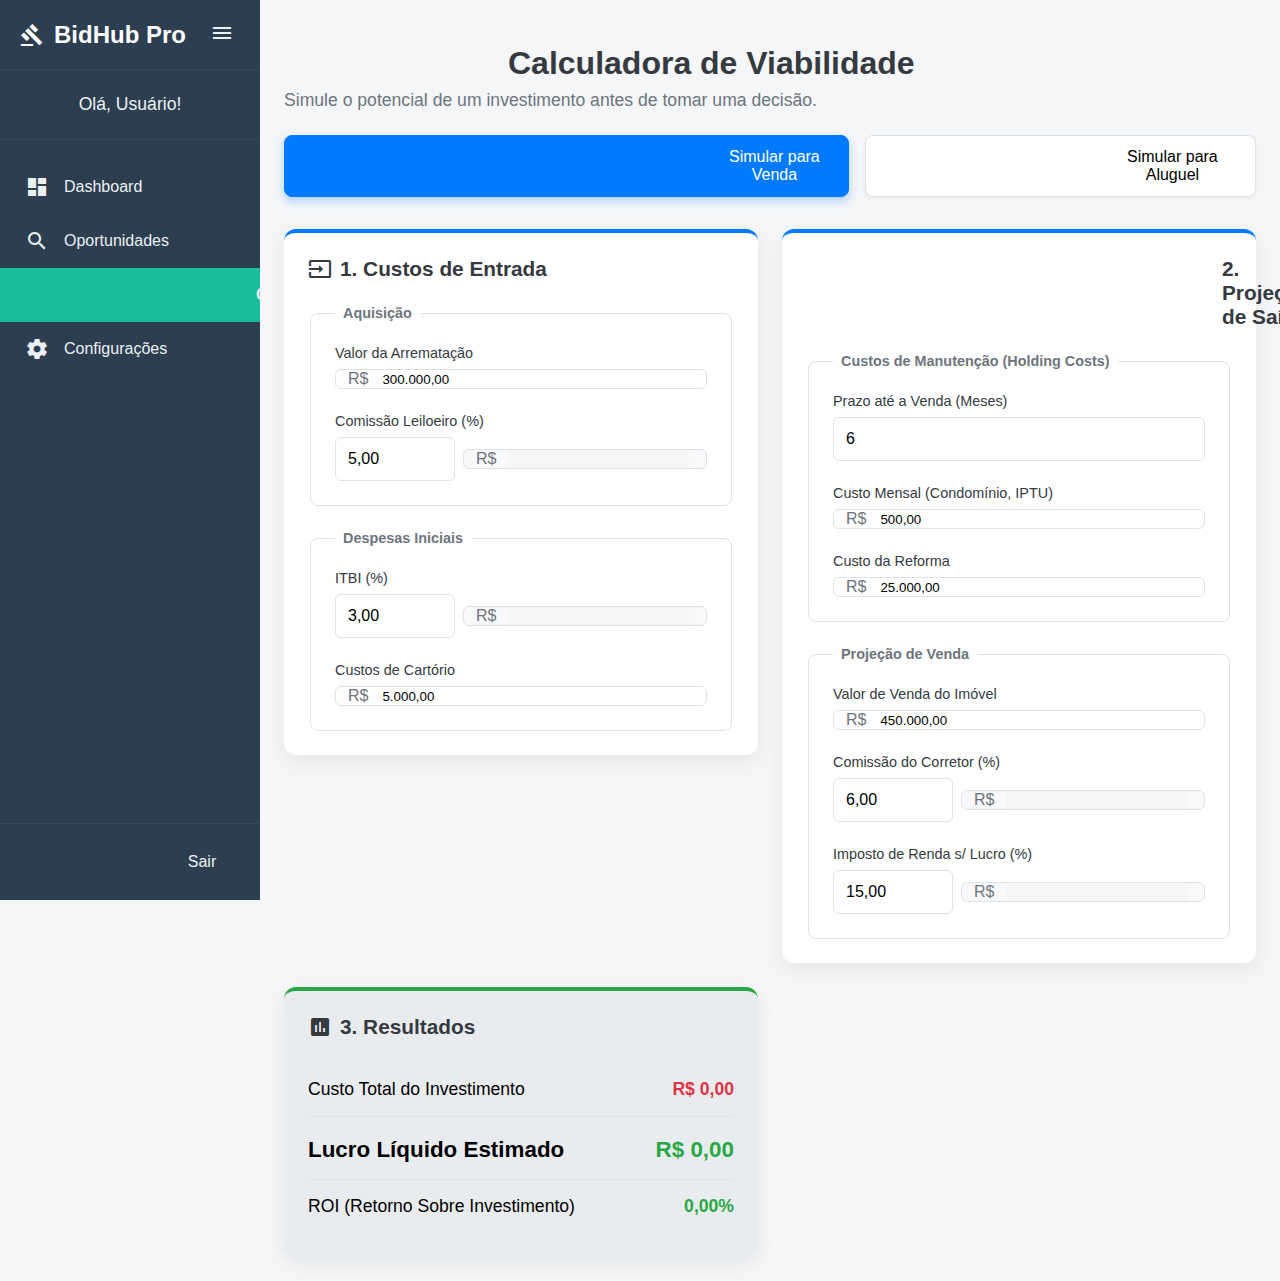
<file: bidhub_pro/calculadora.html>
<!DOCTYPE html>
<html lang="pt-BR">
<head>
    <meta charset="UTF-8">
    <meta name="viewport" content="width=device-width, initial-scale=1.0">
    <title>Calculadora de Viabilidade - BidHub Pro</title>
    <link href="https://fonts.googleapis.com/icon?family=Material+Icons" rel="stylesheet">
    <link rel="stylesheet" href="assets/css/style-sidebar.css">
    <link rel="stylesheet" href="assets/css/style-calculadora.css">
</head>
<body>
    <div class="app-container">
        <aside class="sidebar" id="appSidebar">
            <div class="sidebar-header">
                <a href="dashboard.html" class="logo-link">
                    <span class="material-icons">gavel</span>
                    <h1 class="nav-text">BidHub Pro</h1>
                </a>
                <button class="menu-toggle" id="menuToggle">
                    <span class="material-icons">menu</span>
                </button>
            </div>
            <div class="user-info">
                <p class="nav-text">Olá, <span id="userName">Usuário</span>!</p>
            </div>
            <ul class="sidebar-nav">
                <li><a href="dashboard.html"><span class="material-icons">dashboard</span><span class="nav-text">Dashboard</span></a></li>
                <li><a href="oportunidades.html"><span class="material-icons">search</span><span class="nav-text">Oportunidades</span></a></li>
                <li><a href="calculadora.html" class="active"><span class="material-icons">calculate</span><span class="nav-text">Calculadora</span></a></li>
                <li><a href="configuracoes.html"><span class="material-icons">settings</span><span class="nav-text">Configurações</span></a></li>
            </ul>
            <div class="sidebar-footer">
                <a href="login.html" id="logoutBtn"><span class="material-icons">logout</span><span class="nav-text">Sair</span></a>
            </div>
        </aside>

        <main class="main-content-area">
            <header class="page-header">
                <h1 class="page-title"><span class="material-icons">calculate</span> Calculadora de Viabilidade</h1>
                <p class="page-subtitle">Simule o potencial de um investimento antes de tomar uma decisão.</p>
            </header>

            <div class="strategy-selector">
                <button class="strategy-btn active" data-calculator="venda"><span class="material-icons">real_estate_agent</span> Simular para Venda</button>
                <button class="strategy-btn" data-calculator="aluguel"><span class="material-icons">apartment</span> Simular para Aluguel</button>
            </div>

            <div id="calculator-venda" class="calculator-wrapper active">
    <div class="calculator-grid-didatic">

        <div class="calculator-column">
            <div class="calculator-card">
                <h3><span class="material-icons">input</span> 1. Custos de Entrada</h3>
                <fieldset>
                    <legend>Aquisição</legend>
                    <div class="input-group"><label>Valor da Arrematação</label><div class="currency-input-wrapper"><span>R$</span><input type="text" id="v_arrematacao" value="300.000,00"></div></div>
                    <div class="input-group">
                        <label>Comissão Leiloeiro (%)</label>
                        <div class="percentage-group">
                            <input type="text" class="percentage-input" id="v_leiloeiro_perc" value="5,00">
                            <div class="currency-input-wrapper disabled"><span>R$</span><input type="text" id="v_leiloeiro_valor" disabled></div>
                        </div>
                    </div>
                </fieldset>
                <fieldset>
                    <legend>Despesas Iniciais</legend>
                    <div class="input-group">
                        <label>ITBI (%)</label>
                        <div class="percentage-group">
                            <input type="text" class="percentage-input" id="v_itbi_perc" value="3,00">
                            <div class="currency-input-wrapper disabled"><span>R$</span><input type="text" id="v_itbi_valor" disabled></div>
                        </div>
                    </div>
                    <div class="input-group"><label>Custos de Cartório</label><div class="currency-input-wrapper"><span>R$</span><input type="text" id="v_cartorio" value="5.000,00"></div></div>
                </fieldset>
            </div>
        </div>

        <div class="calculator-column">
            <div class="calculator-card">
                <h3><span class="material-icons">real_estate_agent</span> 2. Projeção de Saída</h3>
                <fieldset>
                    <legend>Custos de Manutenção (Holding Costs)</legend>
                    <div class="input-group"><label>Prazo até a Venda (Meses)</label><input type="number" class="number-input" id="v_prazo" value="6"></div>
                    <div class="input-group"><label>Custo Mensal (Condomínio, IPTU)</label><div class="currency-input-wrapper"><span>R$</span><input type="text" id="v_custo_mensal" value="500,00"></div></div>
                    <div class="input-group"><label>Custo da Reforma</label><div class="currency-input-wrapper"><span>R$</span><input type="text" id="v_reforma" value="25.000,00"></div></div>
                </fieldset>
                <fieldset>
                    <legend>Projeção de Venda</legend>
                    <div class="input-group"><label>Valor de Venda do Imóvel</label><div class="currency-input-wrapper"><span>R$</span><input type="text" id="v_venda" value="450.000,00"></div></div>
                    <div class="input-group">
                        <label>Comissão do Corretor (%)</label>
                        <div class="percentage-group">
                            <input type="text" class="percentage-input" id="v_corretor_perc" value="6,00">
                            <div class="currency-input-wrapper disabled"><span>R$</span><input type="text" id="v_corretor_valor" disabled></div>
                        </div>
                    </div>
                    <div class="input-group">
                        <label>Imposto de Renda s/ Lucro (%)</label>
                        <div class="percentage-group">
                            <input type="text" class="percentage-input" id="v_ir_perc" value="15,00">
                            <div class="currency-input-wrapper disabled"><span>R$</span><input type="text" id="v_ir_valor" disabled></div>
                        </div>
                    </div>
                </fieldset>
            </div>
        </div>

        <div class="calculator-column">
            <div class="calculator-card results-card">
                <h3><span class="material-icons">assessment</span> 3. Resultados</h3>
                <div class="output-item">
                    <span class="output-label">Custo Total do Investimento</span>
                    <span class="value red" id="v_out_custo_total">R$ 0,00</span>
                </div>
                <div class="output-item bold">
                    <span class="output-label">Lucro Líquido Estimado</span>
                    <span class="value success" id="v_out_lucro">R$ 0,00</span>
                </div>
                <div class="output-item">
                    <span class="output-label">ROI (Retorno Sobre Investimento)</span>
                    <span class="value success" id="v_out_roi">0,00%</span>
                </div>
            </div>
        </div>
    </div>
</div>
            <div id="calculator-aluguel" class="calculator-wrapper">
     <div class="calculator-grid">
        <div class="calculator-card">
            <h3><span class="material-icons">input</span> Custos Iniciais</h3>
            <div class="input-group"><label><span class="material-icons">attach_money</span> Valor da Arrematação</label><div class="currency-input-wrapper"><span>R$</span><input type="text" id="a_arrematacao" value="300.000,00"></div></div>
            <div class="input-group"><label><span class="material-icons">local_police</span> Custos de Entrada (ITBI, Cartório, etc)</label><div class="currency-input-wrapper"><span>R$</span><input type="text" id="a_custos_entrada" value="15.000,00"></div></div>
            <div class="input-group"><label><span class="material-icons">build</span> Custo da Reforma para Alugar</label><div class="currency-input-wrapper"><span>R$</span><input type="text" id="a_reforma" value="10.000,00"></div></div>
        </div>
        <div class="calculator-card">
            <h3><span class="material-icons">attach_money</span> Receitas e Despesas Mensais</h3>
            <div class="input-group"><label><span class="material-icons">home</span> Valor do Aluguel Mensal</label><div class="currency-input-wrapper"><span>R$</span><input type="text" id="a_aluguel" value="2.000,00"></div></div>
            <div class="input-group">
                <label><span class="material-icons">percent</span> Taxa de Vacância (%)</label>
                <div class="percentage-group">
                    <input type="text" class="percentage-input" id="a_vacancia_perc" value="8,00">
                    <div class="currency-input-wrapper disabled"><span>R$</span><input type="text" id="a_vacancia_valor" disabled></div>
                </div>
            </div>
            <div class="input-group"><label><span class="material-icons">receipt_long</span> Despesas Mensais (Condomínio, IPTU)</label><div class="currency-input-wrapper"><span>R$</span><input type="text" id="a_despesas" value="500,00"></div></div>
            <div class="input-group">
                <label><span class="material-icons">manage_accounts</span> Taxa de Administração (%)</label>
                <div class="percentage-group">
                    <input type="text" class="percentage-input" id="a_adm_perc" value="10,00">
                    <div class="currency-input-wrapper disabled"><span>R$</span><input type="text" id="a_adm_valor" disabled></div>
                </div>
            </div>
        </div>
        <div class="calculator-card results-card">
            <h3><span class="material-icons">assessment</span> Resultados da Simulação (Aluguel)</h3>
            <div class="output-item"><span class="output-label"><span class="material-icons">trending_flat</span> Investimento Total Inicial:</span><span class="value red" id="a_out_investimento">R$ 0,00</span></div>
            <div class="output-item bold"><span class="output-label"><span class="material-icons">currency_exchange</span> Cash Flow Líquido Mensal:</span><span class="value success" id="a_out_cashflow">R$ 0,00</span></div>
            <div class="output-item"><span class="output-label"><span class="material-icons">trending_up</span> Cap Rate (Retorno Anual):</span><span class="value success" id="a_out_caprate">0,00%</span></div>
        </div>
    </div>
</div>
        </main>
    </div>
    <script src="assets/js/script-calculadora.js"></script>
</body>
</html>
</file>
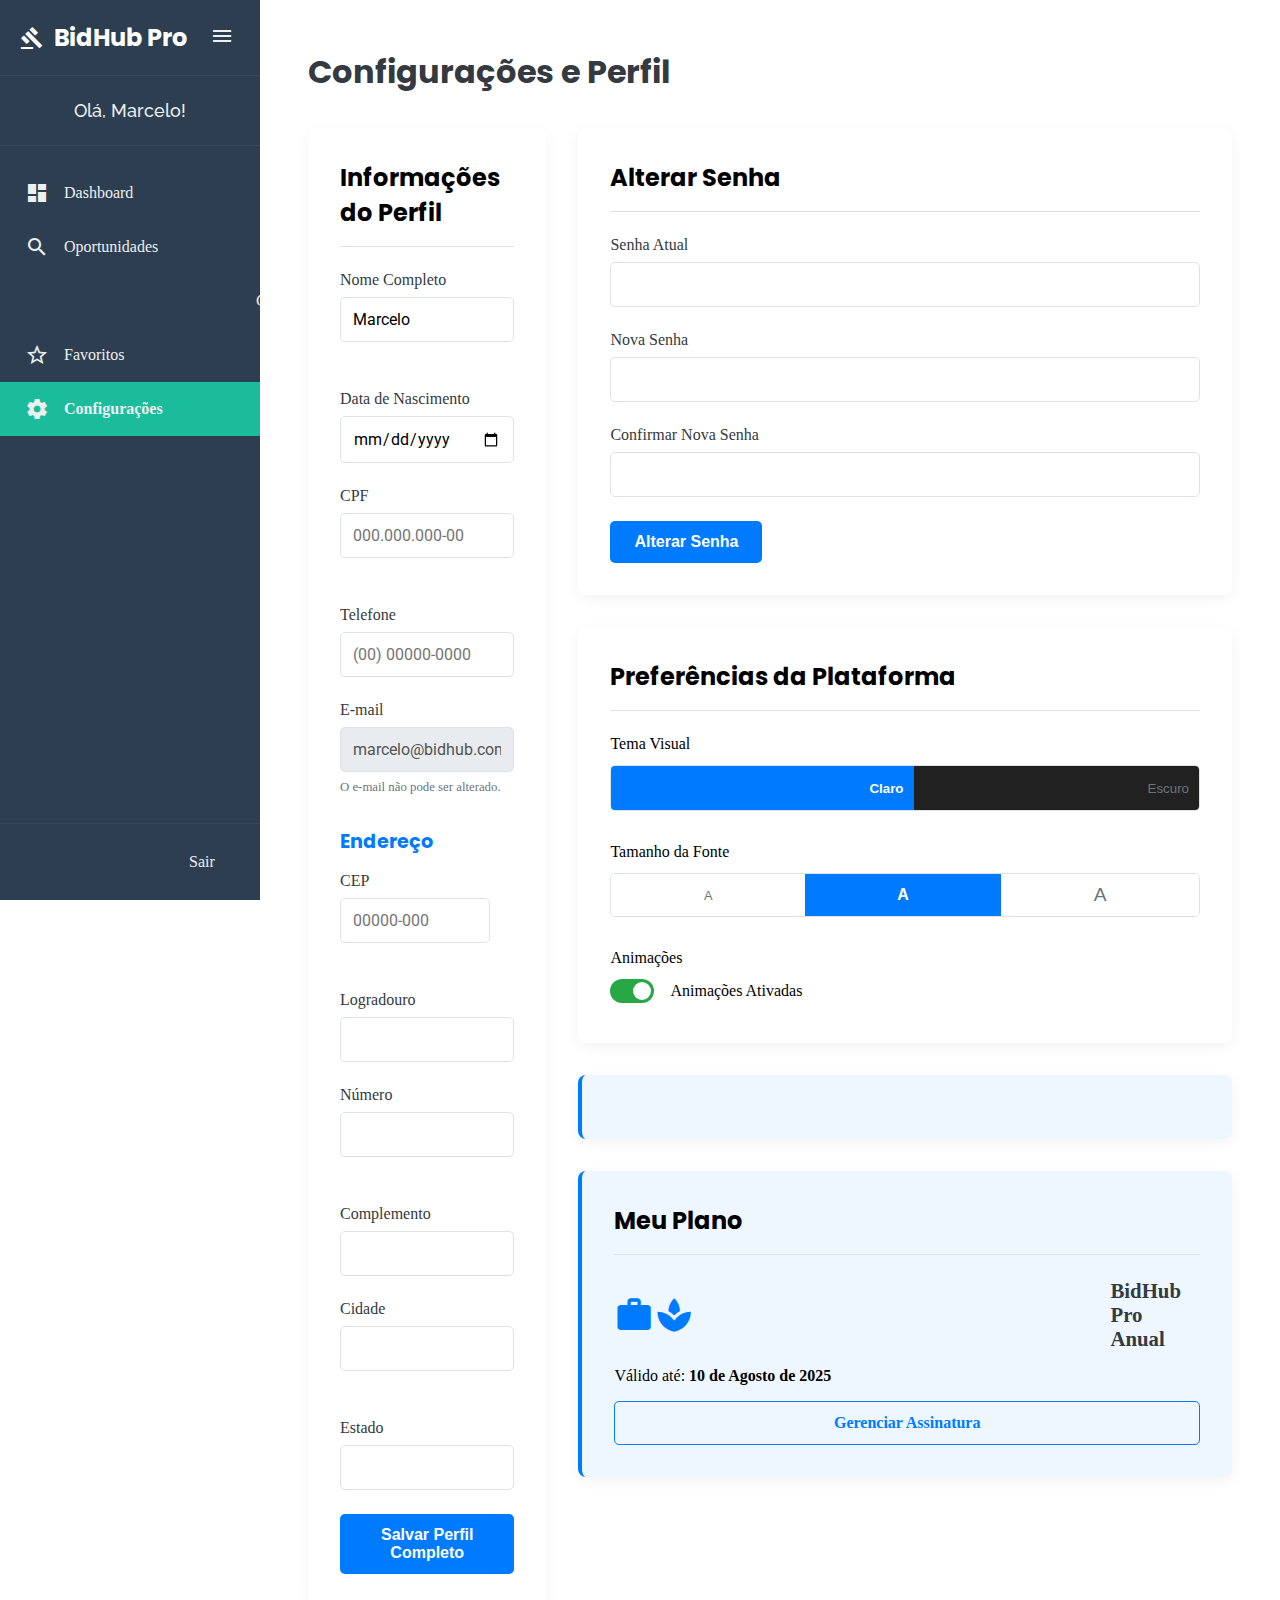
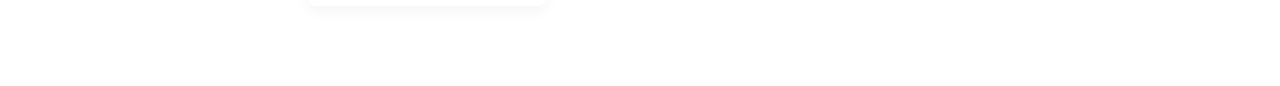
<file: bidhub_pro/configuracoes.html>
<!DOCTYPE html>
<html lang="pt-BR">
<head>
    <meta charset="UTF-8">
    <meta name="viewport" content="width=device-width, initial-scale=1.0">
    <title>Configurações - BidHub Pro</title>
    <link href="https://fonts.googleapis.com/css2?family=Roboto:wght@400;500;700&family=Poppins:wght@600;700&family=Raleway:wght@400;500&display=swap" rel="stylesheet">
    <link href="https://fonts.googleapis.com/icon?family=Material+Icons" rel="stylesheet">
    <link rel="stylesheet" href="assets/css/style-sidebar.css">
    <link rel="stylesheet" href="assets/css/style-configuracoes.css">
</head>
<body>
    <div class="app-container">
        <aside class="sidebar" id="appSidebar">
            <div class="sidebar-header">
                <a href="index.html" class="logo-link">
                    <span class="material-icons">gavel</span>
                    <h1 class="nav-text">BidHub Pro</h1>
                </a>
                <button class="menu-toggle" id="menuToggle">
                    <span class="material-icons">menu</span>
                </button>
            </div>
            <div class="user-info">
                <p class="nav-text">Olá, <span id="userName">Usuário</span>!</p>
            </div>
            <ul class="sidebar-nav">
                <li><a href="dashboard.html"><span class="material-icons">dashboard</span><span class="nav-text">Dashboard</span></a></li>
                <li><a href="oportunidades.html"><span class="material-icons">search</span><span class="nav-text">Oportunidades</span></a></li>
                <li><a href="calculadora.html"><span class="material-icons">calculate</span><span class="nav-text">Calculadora</span></a></li>
                <li><a href="#"><span class="material-icons">star_border</span><span class="nav-text">Favoritos</span></a></li>
                <li><a href="configuracoes.html" class="active"><span class="material-icons">settings</span><span class="nav-text">Configurações</span></a></li>
            </ul>
            <div class="sidebar-footer">
                <a href="login.html" id="logoutBtn"><span class="material-icons">logout</span><span class="nav-text">Sair</span></a>
            </div>
        </aside>
        
        <main class="main-content-area">
            <header class="page-header">
                <h1 class="page-title">Configurações e Perfil</h1>
            </header>

            <div class="settings-grid">
                <div class="settings-card profile-card">
                    <h2 class="card-title">Informações do Perfil</h2>
                    <form id="profileForm">
                        <div class="form-row">
                            <div class="form-group">
                                <label for="fullName">Nome Completo</label>
                                <input type="text" id="fullName" name="fullName" value="Marcelo">
                            </div>
                            <div class="form-group">
                                <label for="birthDate">Data de Nascimento</label>
                                <input type="date" id="birthDate" name="birthDate">
                            </div>
                        </div>
                        <div class="form-row">
                            <div class="form-group">
                                <label for="cpf">CPF</label>
                                <input type="text" id="cpf" name="cpf" placeholder="000.000.000-00">
                            </div>
                            <div class="form-group">
                                <label for="phone">Telefone</label>
                                <input type="tel" id="phone" name="phone" placeholder="(00) 00000-0000">
                            </div>
                        </div>
                        <div class="form-group">
                            <label for="email">E-mail</label>
                            <input type="email" id="email" name="email" value="marcelo@bidhub.com" disabled>
                            <small>O e-mail não pode ser alterado.</small>
                        </div>

                        <h3 class="subsection-title">Endereço</h3>
                        <div class="form-row">
                             <div class="form-group cep-group">
                                <label for="cep">CEP</label>
                                <input type="text" id="cep" name="cep" placeholder="00000-000">
                            </div>
                             <div class="form-group address-group">
                                <label for="address">Logradouro</label>
                                <input type="text" id="address" name="address">
                            </div>
                        </div>
                         <div class="form-row">
                            <div class="form-group">
                                <label for="number">Número</label>
                                <input type="text" id="number" name="number">
                            </div>
                             <div class="form-group">
                                <label for="complement">Complemento</label>
                                <input type="text" id="complement" name="complement">
                            </div>
                        </div>
                        <div class="form-row">
                            <div class="form-group">
                                <label for="city">Cidade</label>
                                <input type="text" id="city" name="city">
                            </div>
                            <div class="form-group">
                                <label for="state">Estado</label>
                                <input type="text" id="state" name="state">
                            </div>
                        </div>

                        <button type="submit" class="btn-primary">Salvar Perfil Completo</button>
                    </form>
                </div>

                <div class="sidebar-column">
                    <div class="settings-card">
                        <h2 class="card-title">Alterar Senha</h2>
                        <form id="passwordForm">
                            <div class="form-group">
                                <label for="currentPassword">Senha Atual</label>
                                <input type="password" id="currentPassword" name="currentPassword" required>
                            </div>
                            <div class="form-group">
                                <label for="newPassword">Nova Senha</label>
                                <input type="password" id="newPassword" name="newPassword" required>
                            </div>
                             <div class="form-group">
                                <label for="confirmPassword">Confirmar Nova Senha</label>
                                <input type="password" id="confirmPassword" name="confirmPassword" required>
                            </div>
                            <button type="submit" class="btn-primary">Alterar Senha</button>
                        </form>
                    </div>
                    <div class="settings-card">
                <h2 class="card-title">Preferências da Plataforma</h2>

                <div class="preference-group">
                    <label class="preference-label">Tema Visual</label>
                    <div class="theme-switcher">
                        <button type="button" class="theme-btn active" data-theme="light">
                            <span class="material-icons">light_mode</span> Claro
                        </button>
                        <button type="button" class="theme-btn" data-theme="dark">
                            <span class="material-icons">dark_mode</span> Escuro
                        </button>
                    </div>
                </div>

                <div class="preference-group">
                    <label class="preference-label">Tamanho da Fonte</label>
                    <div class="font-size-switcher">
                        <button type="button" class="font-btn" data-size="small">A</button>
                        <button type="button" class="font-btn active" data-size="medium">A</button>
                        <button type="button" class="font-btn" data-size="large">A</button>
                    </div>
                </div>

                <div class="preference-group">
                    <label class="preference-label">Animações</label>
                    <label class="toggle-switch">
                        <input type="checkbox" id="reduceMotionToggle" checked>
                        <span class="slider"></span>
                        <span class="toggle-label">Animações Ativadas</span>
                    </label>
                </div>
            </div>
    <div class="settings-card plan-card">
        </div>       
                    <div class="settings-card plan-card">
                        <h2 class="card-title">Meu Plano</h2>
                        <div class="plan-info">
                            <div class="plan-name">
                                <span class="material-icons">workspace_premium</span>
                                <h3>BidHub Pro Anual</h3>
                            </div>
                            <p class="plan-validity">Válido até: <strong>10 de Agosto de 2025</strong></p>
                            <a href="#" class="btn-secondary">Gerenciar Assinatura</a>
                        </div>
                    </div>
                </div>
            </div>
        </main>
    </div>

    <script src="assets/js/script-configuracoes.js"></script>
</body>
</html>
</file>
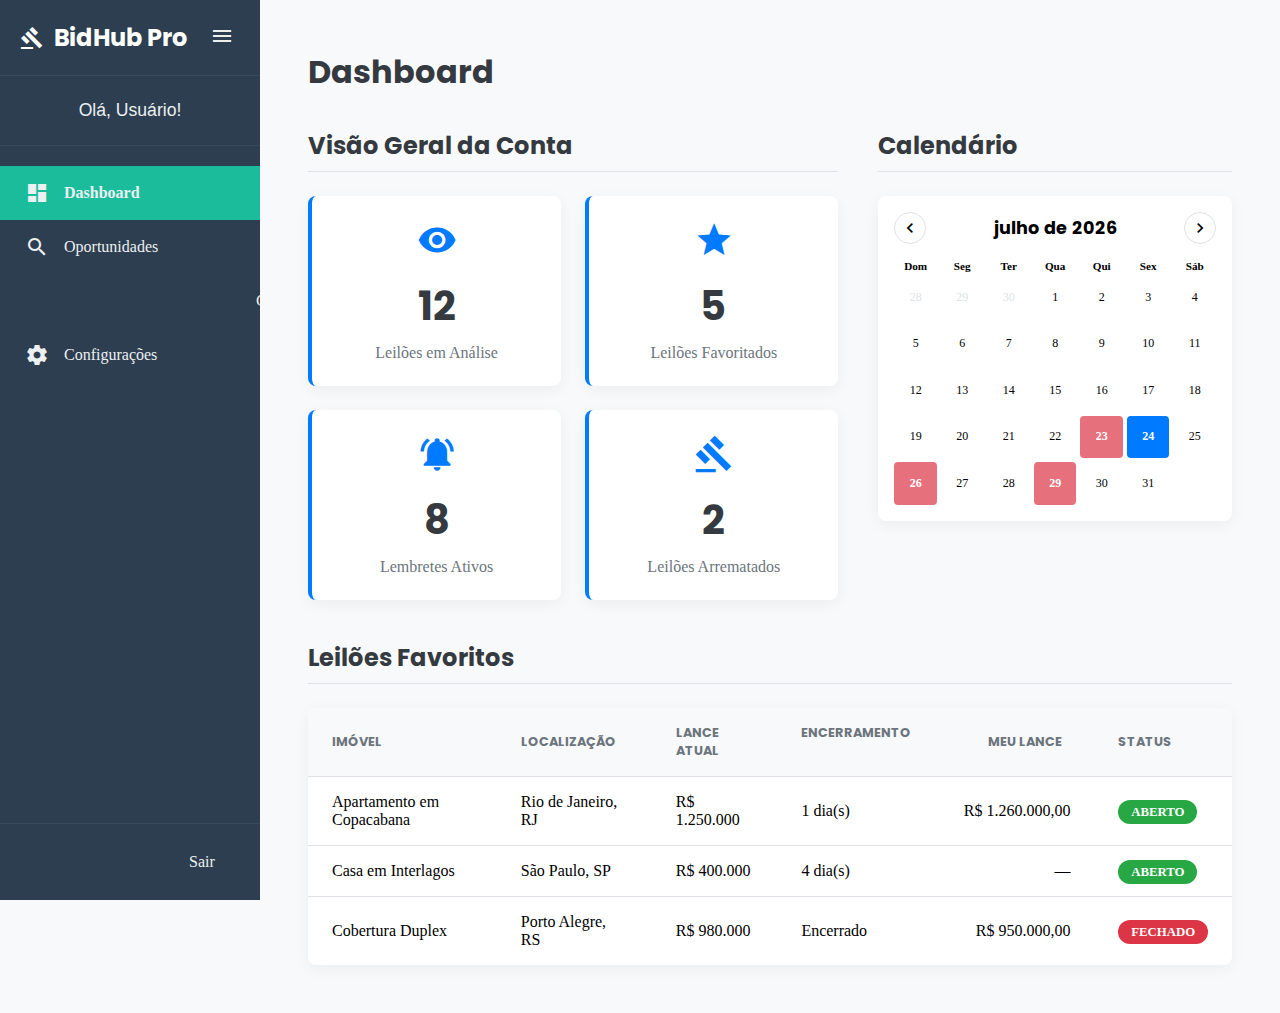
<file: bidhub_pro/dashboard.html>
<!DOCTYPE html>
<html lang="pt-BR">
<head>
  <meta charset="UTF-8">
  <meta name="viewport" content="width=device-width, initial-scale=1.0">
  <title>Dashboard - BidHub Pro</title>
  <link href="https://fonts.googleapis.com/css2?family=Roboto:wght@400;500;700&family=Poppins:wght@600;700&display=swap" rel="stylesheet">
  <link href="https://fonts.googleapis.com/icon?family=Material+Icons" rel="stylesheet">
  <link rel="stylesheet" href="assets/css/style-sidebar.css">
  <link rel="stylesheet" href="assets/css/style-dashboard.css">
</head>
<body>
    <aside class="sidebar" id="appSidebar">
        <div class="sidebar-header">
            <a href="dashboard.html" class="logo-link">
                <span class="material-icons">gavel</span>
                <h1 class="nav-text">BidHub Pro</h1>
            </a>
            <button class="menu-toggle" id="menuToggle">
                <span class="material-icons">menu</span>
            </button>
        </div>
        <div class="user-info">
            <p class="nav-text">Olá, <span id="userName">Usuário</span>!</p>
        </div>
        <ul class="sidebar-nav">
            <li><a href="dashboard.html" class="active"><span class="material-icons">dashboard</span><span class="nav-text">Dashboard</span></a></li>
            <li><a href="oportunidades.html"><span class="material-icons">search</span><span class="nav-text">Oportunidades</span></a></li>
            <li><a href="calculadora.html"><span class="material-icons">calculate</span><span class="nav-text">Calculadora</span></a></li>
            <li><a href="configuracoes.html"><span class="material-icons">settings</span><span class="nav-text">Configurações</span></a></li>
        </ul>
        <div class="sidebar-footer">
            <a href="login.html" id="logoutBtn"><span class="material-icons">logout</span><span class="nav-text">Sair</span></a>
        </div>
    </aside>
    
    <main class="main-content-area">
        <div class="page-header">
            <h1 class="page-title">Dashboard</h1>
        </div>

        <div class="dashboard-top-grid">
            <div class="overview-container">
                <h2 class="dashboard-section-title">Visão Geral da Conta</h2>
                <div class="overview-grid">
                    <div class="card">
                        <a href="oportunidades.html" class="card-cover-link" title="Ver oportunidades"></a>
                        <span class="icon material-icons">visibility</span>
                        <div class="details">
                            <h3>12</h3>
                            <p>Leilões em Análise</p>
                        </div>
                    </div>
                    <div class="card">
                        <a href="#leiloes-favoritos" class="card-cover-link" title="Ver favoritos"></a>
                        <span class="icon material-icons">star</span>
                        <div class="details">
                            <h3>5</h3>
                            <p>Leilões Favoritados</p>
                        </div>
                    </div>
                    <div class="card">
                        <a href="#" class="card-cover-link" title="Ver lembretes"></a>
                        <span class="icon material-icons">notifications_active</span>
                        <div class="details">
                            <h3>8</h3>
                            <p>Lembretes Ativos</p>
                        </div>
                    </div>
                    <div class="card">
                        <a href="#" class="card-cover-link" title="Ver arrematados"></a>
                        <span class="icon material-icons">gavel</span>
                        <div class="details">
                            <h3>2</h3>
                            <p>Leilões Arrematados</p>
                        </div>
                    </div>
                </div>
            </div>
            <div class="calendar-wrapper">
                <h2 class="dashboard-section-title">Calendário</h2>
                <section class="calendar-container">
                    <header class="calendar-header">
                        <button class="calendar-nav" id="prev-month-btn"><span class="material-icons">chevron_left</span></button>
                        <h3 id="current-month-year"></h3>
                        <button class="calendar-nav" id="next-month-btn"><span class="material-icons">chevron_right</span></button>
                    </header>
                    <div class="calendar-weekdays">
                        <div class="weekday">Dom</div><div class="weekday">Seg</div><div class="weekday">Ter</div>
                        <div class="weekday">Qua</div><div class="weekday">Qui</div><div class="weekday">Sex</div>
                        <div class="weekday">Sáb</div>
                    </div>
                    <div class="calendar-days" id="calendar-days-grid"></div>
                </section>
            </div>
        </div>
        
        <h2 class="dashboard-section-title" id="leiloes-favoritos">Leilões Favoritos</h2>
        <section class="recent-activity-table">
            <table>
        <thead>
  <tr>
    <th class="sortable" data-sort="imovel">
      Imóvel
      <span class="sort-icon material-icons"></span>
    </th>
    <th>Localização</th>
    <th>Lance Atual</th>
    <th class="sortable" data-sort="encerramento">
      Encerramento
      <span class="sort-icon material-icons"></span>
    </th>
    <th class="sortable" data-sort="meuLance" style="text-align: right;">
      Meu Lance
      <span class="sort-icon material-icons"></span>
    </th>
    <th>Status</th>
  </tr>
</thead>
              <tbody id="favorite-auctions-body"></tbody>
            </table>
        </section>
    </main>

  <script src="assets/js/script-dashboard.js"></script>
</body>
</html>
</file>
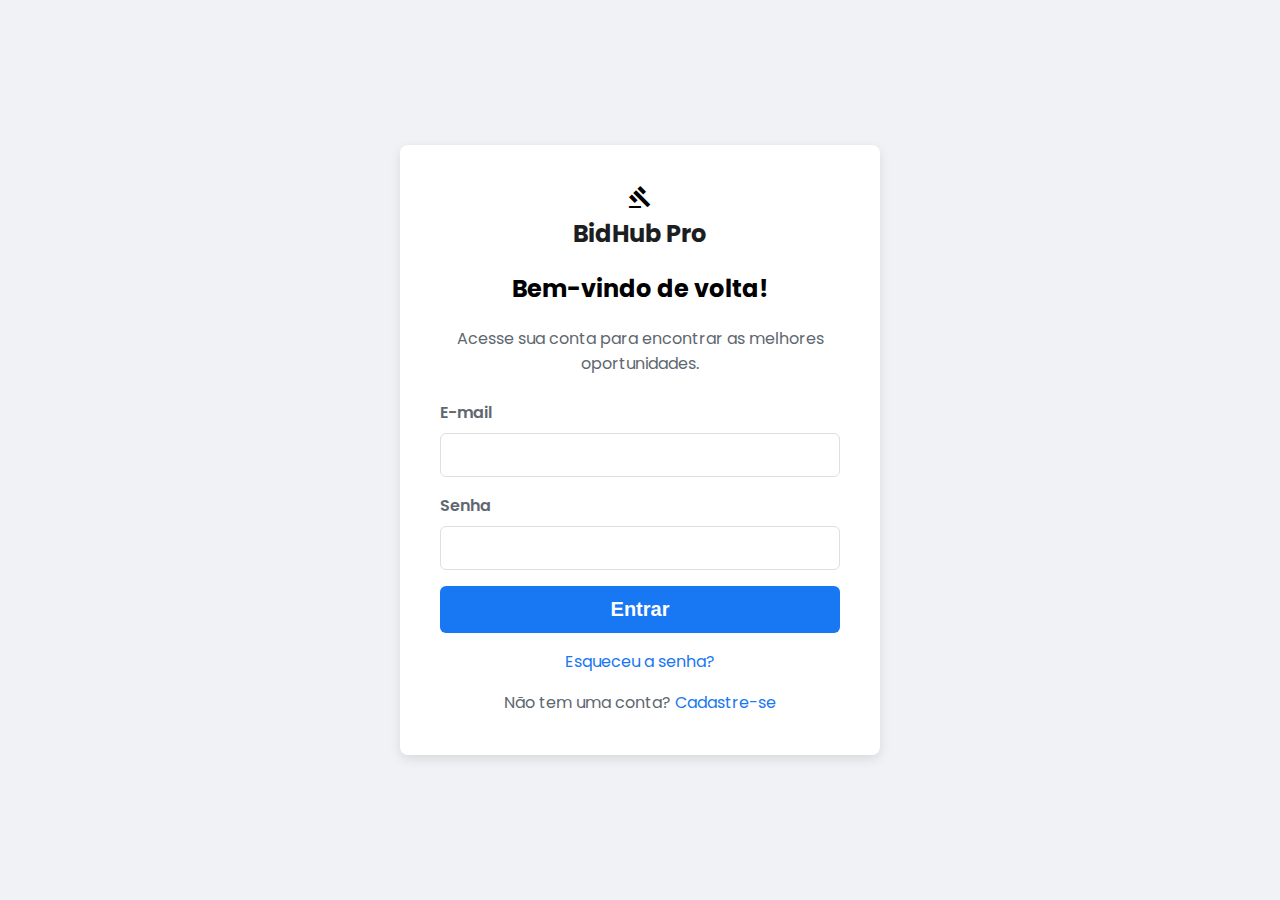
<file: bidhub_pro/login.html>
<!DOCTYPE html>
<html lang="pt-BR">
<head>
    <meta charset="UTF-8">
    <meta name="viewport" content="width=device-width, initial-scale=1.0">
    <title>Login - BidHub Pro</title>
    <link rel="stylesheet" href="assets/css/style-login.css">
    <link href="https://fonts.googleapis.com/icon?family=Material+Icons" rel="stylesheet">
</head>
<body>
    <div class="login-container">
        <div class="login-box">
            <div class="logo">
                <span class="material-icons">gavel</span>
                <h1>BidHub Pro</h1>
            </div>
            <h2>Bem-vindo de volta!</h2>
            <p>Acesse sua conta para encontrar as melhores oportunidades.</p>
            <form id="loginForm">
                <div class="form-group">
                    <label for="email">E-mail</label>
                    <input type="email" id="email" name="email" required>
                </div>
                <div class="form-group">
                    <label for="password">Senha</label>
                    <input type="password" id="password" name="password" required>
                </div>
                <button type="submit" class="btn-login">Entrar</button>
            </form>
            <div class="footer-links">
                <a href="#">Esqueceu a senha?</a>
                <span>Não tem uma conta? <a href="register.html">Cadastre-se</a></span>
            </div>
        </div>
    </div>
    <script src="assets/js/script-login.js"></script>
</body>
</html>
</file>
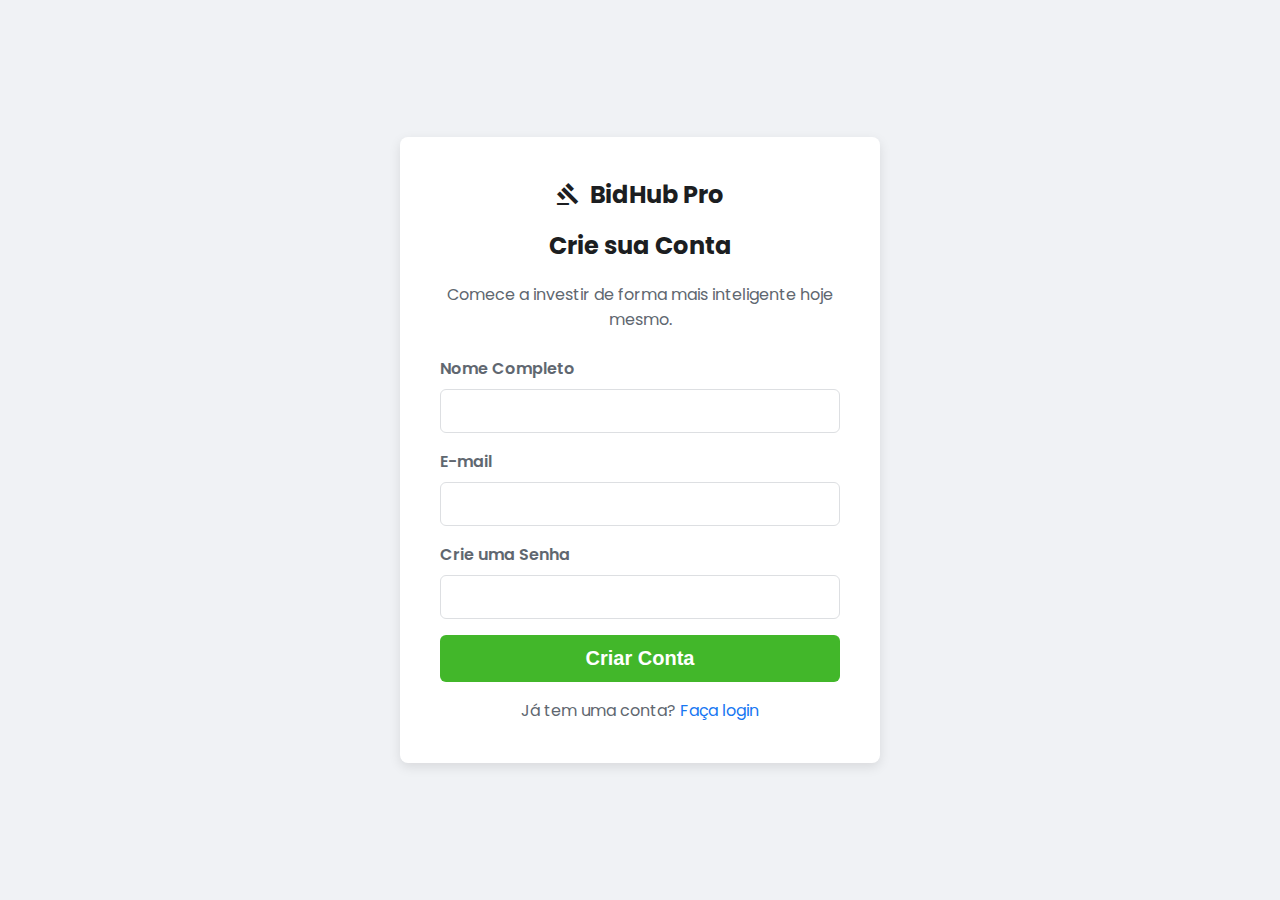
<file: bidhub_pro/register.html>
<!DOCTYPE html>
<html lang="pt-BR">
<head>
    <meta charset="UTF-8">
    <meta name="viewport" content="width=device-width, initial-scale=1.0">
    <title>Cadastro - BidHub Pro</title>
    <link rel="stylesheet" href="assets/css/style-register.css">
    <link href="https://fonts.googleapis.com/icon?family=Material+Icons" rel="stylesheet">
</head>
<body>
    <div class="register-container">
        <div class="register-box">
            <div class="logo">
                <span class="material-icons">gavel</span>
                <h1>BidHub Pro</h1>
            </div>
            <h2>Crie sua Conta</h2>
            <p>Comece a investir de forma mais inteligente hoje mesmo.</p>
            <form action="login.html">
                <div class="form-group">
                    <label for="name">Nome Completo</label>
                    <input type="text" id="name" name="name" required>
                </div>
                <div class="form-group">
                    <label for="email">E-mail</label>
                    <input type="email" id="email" name="email" required>
                </div>
                <div class="form-group">
                    <label for="password">Crie uma Senha</label>
                    <input type="password" id="password" name="password" required>
                </div>
                <button type="submit" class="btn-register">Criar Conta</button>
            </form>
            <div class="footer-links">
                <span>Já tem uma conta? <a href="login.html">Faça login</a></span>
            </div>
        </div>
    </div>
</body>
</html>
</file>
<file: bidhub_pro/assets/css/style-sidebar.css>
:root {
    --sidebar-bg: #2c3e50;
    --sidebar-text: #ecf0f1;
    --sidebar-hover: #34495e;
    --sidebar-active: #1abc9c;
    --border-radius: 8px;
}

.sidebar {
    position: fixed;
    top: 0;
    left: 0;
    height: 100vh;
    background-color: var(--sidebar-bg);
    color: var(--sidebar-text);
    display: flex;
    flex-direction: column;
    z-index: 1000;
    transition: width 0.3s ease-in-out;
    width: 260px; /* Largura expandida */
}

.sidebar.collapsed {
    width: 80px; /* Largura recolhida */
}

.sidebar-header {
    display: flex;
    align-items: center;
    justify-content: space-between;
    padding: 20px;
    border-bottom: 1px solid var(--sidebar-hover);
}

.sidebar-header .logo-link {
    display: flex;
    align-items: center;
    text-decoration: none;
    color: var(--white);
    overflow: hidden;
    white-space: nowrap;
}

.sidebar-header .logo-link h1 {
    font-family: 'Poppins', sans-serif;
    font-size: 1.5rem;
    margin: 0 0 0 10px;
}

.menu-toggle {
    background: none;
    border: none;
    color: var(--sidebar-text);
    cursor: pointer;
}

.user-info {
    padding: 1.5rem 1rem;
    text-align: center;
    border-bottom: 1px solid var(--sidebar-hover);
    white-space: nowrap;
    overflow: hidden;
}

.user-info p {
    margin: 0;
    font-family: 'Raleway', sans-serif;
    font-size: 1.1rem;
    font-weight: 500;
}

.sidebar-nav {
    list-style: none;
    padding: 20px 0;
    margin: 0;
    flex-grow: 1;
}

.sidebar-nav li a {
    display: flex;
    align-items: center;
    padding: 15px 25px;
    color: var(--sidebar-text);
    text-decoration: none;
    transition: background-color .3s;
    white-space: nowrap;
    overflow: hidden;
}

.sidebar-nav li a:hover {
    background-color: var(--sidebar-hover);
}

.sidebar-nav li a.active {
    background-color: var(--sidebar-active);
    font-weight: 700;
}

.sidebar-nav .material-icons {
    margin-right: 15px;
}

.sidebar.collapsed .nav-text {
    display: none;
}

.sidebar-footer {
    padding: 1rem;
    border-top: 1px solid var(--sidebar-hover);
}

.sidebar-footer a {
    display: flex;
    align-items: center;
    justify-content: center;
    padding: 10px;
    border-radius: var(--border-radius);
    text-decoration: none;
    color: var(--sidebar-text);
    white-space: nowrap;
    overflow: hidden;
    transition: background-color 0.2s;
}

.sidebar-footer a:hover {
    background-color: #c0392b;
}
/* --- TEMA MODO ESCURO --- */

/* Estas regras aplicam-se quando o <html> tem o atributo data-theme="dark" */
[data-theme="dark"] {
    --sidebar-bg: #1a1a1a;
    --sidebar-text: #e0e0e0;
    --sidebar-hover: #333;
    
    --primary-color: #3498db;
    --primary-hover: #5dade2;

    --light-gray: #2c2c2c;
    --medium-gray: #444;
    --dark-gray: #f5f5f5; /* Texto principal claro */
    --white: #212121; /* Fundos principais escuros */

    --card-shadow: 0 4px 15px rgba(0, 0, 0, 0.2);
}

/* Ajustes específicos para o Modo Escuro */
[data-theme="dark"] body {
    background-color: #121212;
    color: var(--dark-gray);
}

[data-theme="dark"] .settings-card,
[data-theme="dark"] .card {
    background-color: var(--white); /* que agora é #212121 */
    border-color: var(--medium-gray) !important;
}

[data-theme="dark"] .form-group input {
    background-color: #333;
    border-color: #555;
    color: #f5f5f5;
}

[data-theme="dark"] .btn-clear-filters,
[data-theme="dark"] .theme-btn, 
[data-theme="dark"] .font-btn {
    background-color: var(--light-gray);
    color: var(--dark-gray);
}

[data-theme="dark"] .btn-clear-filters:hover,
[data-theme="dark"] .theme-btn:hover, 
[data-theme="dark"] .font-btn:hover {
    background-color: var(--medium-gray);
}

[data-theme="dark"] .theme-btn.active, 
[data-theme="dark"] .font-btn.active {
    background-color: var(--primary-color);
    color: #fff;
}
</file>
<file: bidhub_pro/assets/css/style-calculadora.css>
/* ==========================================================================
   CSS Final e Definitivo para a Calculadora
   Layout com rótulos acima dos campos para garantir alinhamento e harmonia.
   ========================================================================== */
:root {
    --primary-color: #007bff; --success-color: #28a745; --danger-color: #dc3545;
    --light-gray: #f8f9fa; --medium-gray: #dee2e6; --dark-gray: #343a40;
    --white: #ffffff; --font-family-headings: 'Poppins', sans-serif;
    --font-family-base: 'Roboto', sans-serif; --border-radius: 12px;
    --card-shadow: 0 6px 20px rgba(0, 0, 0, 0.07);
    --spacing-sm: 0.5rem; --spacing-md: 1rem; --spacing-lg: 1.5rem;
}

*, *::before, *::after {
    box-sizing: border-box;
}

body { background-color: #f4f6f8; font-family: var(--font-family-base); margin:0; }

/* --- Layout Principal --- */
.main-content-area { margin-left: 260px; padding: var(--spacing-lg); transition: margin-left 0.3s ease-in-out; }
.sidebar.collapsed ~ .main-content-area { margin-left: 80px; }
.page-header { margin-bottom: var(--spacing-lg); }
.page-title { display: flex; align-items: center; gap: var(--spacing-sm); font-size: 2rem; color: var(--dark-gray); margin-bottom: var(--spacing-sm); font-family: var(--font-family-headings); }
.page-subtitle { font-size: 1.1rem; color: #6c757d; margin-top: 0; font-family: var(--font-family-base); }
.strategy-selector { display: flex; gap: var(--spacing-md); margin-bottom: 2rem; }
.strategy-btn { display: flex; align-items: center; gap: 8px; padding: 12px 20px; font-size: 1rem; font-weight: 500; font-family: var(--font-family-headings); border-radius: 8px; border: 1px solid var(--medium-gray); background-color: var(--white); cursor: pointer; transition: all 0.2s; box-shadow: 0 2px 4px rgba(0,0,0,0.05); }
.strategy-btn.active { background-color: var(--primary-color); color: var(--white); border-color: var(--primary-color); box-shadow: 0 4px 10px rgba(0, 123, 255, 0.3); }
.calculator-wrapper { display: none; }
.calculator-wrapper.active { display: block; animation: fadeIn 0.5s; }
@keyframes fadeIn { from { opacity: 0; } to { opacity: 1; } }

/* --- Estrutura da Calculadora --- */
.calculator-grid-didatic { display: grid; grid-template-columns: repeat(auto-fit, minmax(380px, 1fr)); gap: var(--spacing-lg); align-items: start; }
.calculator-card { background-color: var(--white); padding: var(--spacing-lg); border-radius: var(--border-radius); box-shadow: var(--card-shadow); border-top: 4px solid var(--primary-color); }
.calculator-card h3 { display: flex; align-items: center; gap: 0.5rem; font-family: var(--font-family-headings); margin-top: 0; margin-bottom: var(--spacing-lg); color: var(--dark-gray); font-size: 1.3rem; }

/* --- A CORREÇÃO PRINCIPAL PARA O LAYOUT DOS FORMULÁRIOS --- */
fieldset { border: 1px solid var(--medium-gray); border-radius: 8px; padding: var(--spacing-lg); margin-bottom: var(--spacing-lg); }
fieldset:last-child { margin-bottom: 0; }
legend { font-family: var(--font-family-headings); font-weight: 600; padding: 0 0.5rem; font-size: 0.9rem; color: #6c757d; }
.input-group { margin-bottom: var(--spacing-lg); }
.input-group:last-child { margin-bottom: 0; }
.input-group label { 
    display: flex; 
    align-items: center; 
    gap: var(--spacing-sm); 
    font-weight: 500; 
    font-size: 0.9rem; 
    font-family: var(--font-family-base); 
    color: var(--dark-gray); 
    margin-bottom: var(--spacing-sm); /* Espaço entre o rótulo e o campo abaixo dele */
}

/* Campos de input */
.currency-input, .percentage-input, .number-input { width: 100%; border: 1px solid var(--medium-gray); border-radius: 6px; padding: 12px; font-size: 1rem; transition: all 0.2s; }
.currency-input:focus, .percentage-input:focus, .number-input:focus { outline: none; border-color: var(--primary-color); box-shadow: 0 0 0 3px rgba(0, 123, 255, 0.2); }
.currency-input-wrapper { display: flex; align-items: center; border: 1px solid var(--medium-gray); border-radius: 6px; background-color: var(--white); }
.currency-input-wrapper.disabled { background-color: var(--light-gray); }
.currency-input-wrapper span { padding: 0 12px; color: #6c757d; font-size: 1rem; }
.currency-input-wrapper input { border: none !important; box-shadow: none !important; }
.percentage-group { display: grid; grid-template-columns: 120px 1fr; gap: 0.5rem; align-items: center; }

/* Card de Resultados */
.results-card { background-color: #e9ecef; border-top-color: var(--success-color); }
.results-card h3 { color: var(--dark-gray); }
.output-item { display: flex; justify-content: space-between; align-items: center; padding: var(--spacing-md) 0; font-size: 1.1rem; border-bottom: 1px solid var(--medium-gray); }
.output-item:last-of-type { border-bottom: none; }
.output-item.bold { font-weight: 700; font-size: 1.4rem; padding-top: 1.2rem; }
.output-item .value { font-weight: 700; font-family: var(--font-family-headings); }
.output-item .value.success { color: var(--success-color); }
.output-item .value.red { color: var(--danger-color); }

/* Responsividade */
@media (max-width: 1200px) { .calculator-grid-didatic { grid-template-columns: 1fr; } }
</file>
<file: bidhub_pro/assets/css/style-configuracoes.css>
/* assets/css/style-configuracoes.css */

:root {
    --primary-color: #007bff;
    --primary-hover: #0056b3;
    --secondary-color: #6c757d;
    --success-color: #28a745;
    --light-gray: #f8f9fa;
    --medium-gray: #dee2e6;
    --dark-gray: #343a40;
    --white: #ffffff;
    --font-family-headings: 'Poppins', sans-serif;
    --font-family-base: 'Roboto', sans-serif;
    --border-radius: 8px;
    --card-shadow: 0 4px 15px rgba(0, 0, 0, 0.05);
}

.main-content-area {
    margin-left: 260px;
    padding: 2.5rem;
    transition: margin-left 0.3s ease-in-out;
}

.sidebar.collapsed ~ .main-content-area {
    margin-left: 80px;
}

.page-header { margin-bottom: 2rem; }
.page-title { font-family: var(--font-family-headings); font-size: 2rem; color: var(--dark-gray); margin: 0; }

.settings-grid {
    display: grid;
    grid-template-columns: 1fr;
    gap: 2rem;
}

@media (min-width: 1024px) {
    .settings-grid {
        /* Duas colunas: perfil principal à esquerda, barra lateral à direita */
        grid-template-columns: 2fr 1fr;
        align-items: flex-start;
    }
}

.settings-card {
    background-color: var(--white);
    padding: 2rem;
    border-radius: var(--border-radius);
    box-shadow: var(--card-shadow);
    margin-bottom: 2rem;
}
.sidebar-column .settings-card:last-child {
    margin-bottom: 0;
}

.card-title {
    font-family: var(--font-family-headings);
    font-size: 1.5rem;
    margin-top: 0;
    margin-bottom: 1.5rem;
    border-bottom: 1px solid var(--medium-gray);
    padding-bottom: 1rem;
}

.subsection-title {
    font-family: var(--font-family-headings);
    font-size: 1.2rem;
    margin-top: 2rem;
    margin-bottom: 1rem;
    color: var(--primary-color);
}

.form-row {
    display: flex;
    gap: 1.5rem;
    flex-wrap: wrap;
}
.form-group {
    margin-bottom: 1.5rem;
    flex: 1 1 0;
    min-width: 150px; /* Garante que os campos não fiquem muito pequenos */
}
.cep-group { flex-grow: 0.5; }
.address-group { flex-grow: 1.5; }


.form-group label {
    display: block;
    font-weight: 500;
    margin-bottom: 0.5rem;
    color: var(--dark-gray);
}

.form-group input {
    width: 100%;
    padding: 12px;
    border: 1px solid var(--medium-gray);
    border-radius: 5px;
    font-size: 1rem;
    font-family: var(--font-family-base);
    box-sizing: border-box;
}

.form-group input:disabled {
    background-color: #e9ecef;
    cursor: not-allowed;
}

.form-group small {
    display: block;
    margin-top: 0.5rem;
    font-size: 0.8rem;
    color: var(--secondary-color);
}

.btn-primary {
    padding: 12px 24px;
    border: none;
    border-radius: 5px;
    background-color: var(--primary-color);
    color: var(--white);
    font-size: 1rem;
    font-weight: bold;
    cursor: pointer;
    transition: background-color 0.2s;
}

.btn-primary:hover {
    background-color: var(--primary-hover);
}

/* Estilos para o Card de Plano */
.plan-card {
    background-color: #eef7ff;
    border-left: 4px solid var(--primary-color);
}
.plan-info .plan-name {
    display: flex;
    align-items: center;
    gap: 1rem;
    color: var(--dark-gray);
}
.plan-info .plan-name .material-icons {
    font-size: 2.5rem;
    color: var(--primary-color);
}
.plan-info h3 {
    margin: 0;
    font-size: 1.3rem;
}
.plan-info .plan-validity {
    margin: 1rem 0;
    font-size: 1rem;
}
.btn-secondary {
    display: inline-block;
    text-decoration: none;
    width: 100%;
    text-align: center;
    padding: 12px;
    border: 1px solid var(--primary-color);
    border-radius: 5px;
    background-color: transparent;
    color: var(--primary-color);
    font-weight: bold;
    box-sizing: border-box;
    transition: all 0.2s;
}
.btn-secondary:hover {
    background-color: var(--primary-color);
    color: var(--white);
}
/* --- ESTILOS ADICIONAIS PARA PREFERÊNCIAS --- */

.preference-group {
    margin-bottom: 2rem;
}
.preference-group:last-child {
    margin-bottom: 0.5rem;
}

.preference-label {
    display: block;
    font-weight: 500;
    margin-bottom: 0.75rem;
}

/* Estilos para o Seletor de Tema e Fonte */
.theme-switcher, .font-size-switcher {
    display: flex;
    border: 1px solid var(--medium-gray);
    border-radius: 5px;
    overflow: hidden;
}

.theme-btn, .font-btn {
    flex-grow: 1;
    padding: 10px;
    border: none;
    background-color: var(--white);
    cursor: pointer;
    color: var(--secondary-color);
    transition: all 0.2s;
    display: flex;
    align-items: center;
    justify-content: center;
    gap: 8px;
}

.theme-btn:hover, .font-btn:hover {
    background-color: var(--light-gray);
}
.theme-btn.active, .font-btn.active {
    background-color: var(--primary-color);
    color: var(--white);
    font-weight: bold;
}

.font-btn[data-size="small"] { font-size: 0.8rem; }
.font-btn[data-size="medium"] { font-size: 1rem; }
.font-btn[data-size="large"] { font-size: 1.2rem; }

/* Estilos para o Interruptor de Animações */
.toggle-switch {
    display: flex;
    align-items: center;
    gap: 1rem;
    cursor: pointer;
}
.toggle-switch .toggle-label {
    font-weight: 500;
}
.toggle-switch input { display: none; }
.toggle-switch .slider {
    position: relative;
    width: 44px;
    height: 24px;
    background-color: var(--medium-gray);
    border-radius: 12px;
    transition: background-color 0.2s;
}
.toggle-switch .slider::before {
    content: "";
    position: absolute;
    height: 18px;
    width: 18px;
    left: 3px;
    bottom: 3px;
    background-color: white;
    border-radius: 50%;
    transition: transform 0.2s;
}
.toggle-switch input:checked ~ .slider {
    background-color: var(--success-color);
}
.toggle-switch input:checked ~ .slider::before {
    transform: translateX(20px);
}
</file>
<file: bidhub_pro/assets/css/style-dashboard.css>
:root {
    --primary-color: #007bff; --success-color: #28a745; --warning-color: #ffc107;
    --danger-color: #dc3545; --info-color: #17a2b8; --light-gray: #f8f9fa;
    --medium-gray: #dee2e6; --dark-gray: #343a40; --white: #ffffff;
    --font-family-headings: 'Poppins', sans-serif; --font-family-base: 'Roboto', sans-serif;
    --border-radius: 8px; --card-shadow: 0 4px 15px rgba(0, 0, 0, 0.05);
}
body { background-color: var(--light-gray); }
.main-content-area { margin-left: 260px; padding: 2.5rem; transition: margin-left 0.3s ease-in-out; }
.sidebar.collapsed ~ .main-content-area { margin-left: 80px; }
.page-header { margin-bottom: 2rem; }
.page-title { font-family: var(--font-family-headings); font-size: 2rem; color: var(--dark-gray); margin: 0; }
.dashboard-section-title { font-family: var(--font-family-headings); font-size: 1.5rem; color: var(--dark-gray); margin-top: 2.5rem; margin-bottom: 1.5rem; border-bottom: 1px solid var(--medium-gray); padding-bottom: 0.5rem; }

/* --- Visão Geral --- */
.overview-grid { display: grid; grid-template-columns: repeat(auto-fit, minmax(220px, 1fr)); gap: 1.5rem; }
.card { background-color: var(--white); padding: 1.5rem; border-radius: var(--border-radius); box-shadow: var(--card-shadow); display: flex; flex-direction: column; align-items: center; text-align: center; border-left: 4px solid var(--primary-color); position: relative; transition: transform 0.2s ease-in-out, box-shadow 0.2s ease-in-out; }
.card:hover { transform: translateY(-5px); box-shadow: 0 8px 25px rgba(0, 0, 0, 0.1); cursor: pointer; }
.card-cover-link { position: absolute; top: 0; left: 0; width: 100%; height: 100%; z-index: 1; text-indent: -9999px; }
.card .icon { font-size: 2.5rem; color: var(--primary-color); margin-bottom: 1rem; }
.card .details h3 { font-family: var(--font-family-headings); margin: 0 0 0.5rem 0; font-size: 2.5rem; color: var(--dark-gray); }
.card .details p { margin: 0; color: #6c757d; font-size: 1rem; }

/* --- Tabela de Leilões --- */
.recent-activity-table { background-color: var(--white); border-radius: var(--border-radius); box-shadow: var(--card-shadow); overflow: hidden; }
table { width: 100%; border-collapse: collapse; }
thead { background-color: var(--light-gray); }
th, td { padding: 1rem 1.5rem; text-align: left; border-bottom: 1px solid var(--medium-gray); }
th { font-family: var(--font-family-headings); font-size: 0.8rem; color: #6c757d; text-transform: uppercase; }
tbody tr:last-child td { border-bottom: none; }
tbody tr.auction-row:hover { background-color: #eef2f5; cursor: pointer; }
.status-badge { padding: 0.3rem 0.8rem; border-radius: 15px; font-size: 0.8rem; font-weight: 700; color: white; text-transform: uppercase; }
.status-badge.pending { background-color: var(--success-color); }
.status-badge.closed { background-color: var(--danger-color); }

/* --- Novo Layout do Topo --- */
.dashboard-top-grid { display: grid; grid-template-columns: 1fr; gap: 2.5rem; margin-bottom: 2.5rem; }
@media (min-width: 1200px) { .dashboard-top-grid { grid-template-columns: 1.5fr 1fr; align-items: flex-start; } }
.overview-container .dashboard-section-title, .calendar-wrapper .dashboard-section-title { margin-top: 0; }

/* --- ESTILOS PARA O CALENDÁRIO MINIMALISTA --- */
.calendar-container {
    background-color: var(--white);
    border-radius: var(--border-radius);
    box-shadow: var(--card-shadow);
    padding: 1rem; /* Padding menor */
    margin-bottom: 0;
}

.calendar-header {
    display: flex;
    justify-content: space-between;
    align-items: center;
    margin-bottom: 1rem;
}

.calendar-header h3 {
    font-family: var(--font-family-headings);
    font-size: 1.1rem; /* Fonte menor */
    margin: 0;
}

.calendar-nav {
    background: none;
    border: 1px solid var(--medium-gray);
    border-radius: 50%;
    width: 32px; /* Botões menores */
    height: 32px;
    display: flex;
    justify-content: center;
    align-items: center;
    cursor: pointer;
}
.calendar-nav:hover {
    background-color: var(--light-gray);
}
.calendar-nav .material-icons {
    font-size: 20px; /* Ícones menores */
}


.calendar-weekdays, .calendar-days {
    display: grid;
    grid-template-columns: repeat(7, 1fr);
    gap: 4px; /* Espaçamento menor */
}

.calendar-weekdays {
    margin-bottom: 4px;
}

.weekday {
    text-align: center;
    font-weight: 700;
    color: var(--secondary-color);
    font-size: 0.7rem; /* Fonte bem pequena */
}

.calendar-day {
    /* Faz os dias ficarem quadrados e responsivos */
    aspect-ratio: 1 / 1; 
    border-radius: 4px;
    font-size: 0.75rem;
    font-weight: 500;
    display: flex;
    align-items: center;
    justify-content: center;
    transition: background-color 0.2s;
}

.calendar-day.other-month {
    color: var(--medium-gray);
}

.calendar-day.current-day {
    background-color: var(--primary-color);
    color: var(--white);
    font-weight: 700;
}

/* A NOVA SINALIZAÇÃO SIMPLES */
.calendar-day.has-event {
    background-color: rgba(220, 53, 69, 0.7); /* Vermelho translúcido */
    color: var(--white);
    cursor: pointer;
    font-weight: 700;
}
.calendar-day.has-event:hover {
    background-color: rgba(220, 53, 69, 1); /* Vermelho sólido no hover */
}
/* --- ESTILOS PARA A TABELA ORDENÁVEL --- */

/* Estilo para os títulos de coluna clicáveis */
th.sortable {
    cursor: pointer;
    position: relative;
    user-select: none; /* Impede que o texto seja selecionado ao clicar */
}

th.sortable:hover {
    background-color: #e9ecef;
}

/* Estilo para o ícone de ordenação */
.sort-icon {
    font-size: 16px;
    vertical-align: middle;
    margin-left: 5px;
    opacity: 0.5;
    transition: opacity 0.2s, transform 0.2s;
}

/* Mostra e define o ícone quando a coluna está ativa */
th.sort-asc .sort-icon,
th.sort-desc .sort-icon {
    opacity: 1;
}

th.sort-asc .sort-icon::after {
    content: 'expand_less'; /* Seta para cima */
    font-family: 'Material Icons';
}

th.sort-desc .sort-icon::after {
    content: 'expand_more'; /* Seta para baixo */
    font-family: 'Material Icons';
}
</file>
<file: bidhub_pro/assets/css/style-login.css>
@import url('https://fonts.googleapis.com/css2?family=Poppins:wght@400;600&display=swap');

body {
    margin: 0;
    font-family: 'Poppins', sans-serif;
    background-color: #f0f2f5;
    display: flex;
    justify-content: center;
    align-items: center;
    height: 100vh;
}

.login-container {
    display: flex;
    justify-content: center;
    align-items: center;
    width: 100%;
}

.login-box {
    background-color: #fff;
    padding: 40px;
    border-radius: 8px;
    box-shadow: 0 4px 12px rgba(0, 0, 0, .1);
    text-align: center;
    width: 100%;
    max-width: 400px;
}

.login-box h1 {
    margin-top: 0;
    font-size: 24px;
    color: #1c1e21;
}

.login-box p {
    margin-bottom: 24px;
    color: #606770;
    font-size: 16px;
}

.form-group {
    margin-bottom: 16px;
    text-align: left;
}

.form-group label {
    display: block;
    margin-bottom: 8px;
    font-weight: 600;
    color: #606770;
}

.form-group input {
    width: 100%;
    padding: 12px;
    border: 1px solid #dddfe2;
    border-radius: 6px;
    font-size: 16px;
    box-sizing: border-box;
}

.btn-login {
    width: 100%;
    padding: 12px;
    border: none;
    border-radius: 6px;
    background-color: #1877f2;
    color: #fff;
    font-size: 20px;
    font-weight: 600;
    cursor: pointer;
    transition: background-color .3s;
}

.btn-login:hover {
    background-color: #166fe5;
}

.footer-links {
    margin-top: 16px;
}

.footer-links a {
    color: #1877f2;
    text-decoration: none;
}

.footer-links a:hover {
    text-decoration: underline;
}

.footer-links span {
    color: #606770;
    margin-top: 16px;
    display: block;
}
</file>
<file: bidhub_pro/assets/css/style-register.css>
@import url('https://fonts.googleapis.com/css2?family=Poppins:wght@400;600&display=swap');

body {
    margin: 0;
    font-family: 'Poppins', sans-serif;
    background-color: #f0f2f5;
    display: flex;
    justify-content: center;
    align-items: center;
    height: 100vh;
}

.register-container {
    display: flex;
    justify-content: center;
    align-items: center;
    width: 100%;
}

.register-box {
    background-color: #fff;
    padding: 40px;
    border-radius: 8px;
    box-shadow: 0 4px 12px rgba(0, 0, 0, .1);
    text-align: center;
    width: 100%;
    max-width: 400px;
}

.register-box .logo {
    display: flex;
    justify-content: center;
    align-items: center;
    gap: 10px;
    color: #1c1e21;
    margin-bottom: 1rem;
}

.register-box .logo h1 {
    margin: 0;
    font-size: 24px;
}

.register-box h2 {
    margin-top: 0;
    font-size: 24px;
    color: #1c1e21;
}

.register-box p {
    margin-bottom: 24px;
    color: #606770;
    font-size: 16px;
}

.form-group {
    margin-bottom: 16px;
    text-align: left;
}

.form-group label {
    display: block;
    margin-bottom: 8px;
    font-weight: 600;
    color: #606770;
}

.form-group input {
    width: 100%;
    padding: 12px;
    border: 1px solid #dddfe2;
    border-radius: 6px;
    font-size: 16px;
    box-sizing: border-box;
}

.btn-register {
    width: 100%;
    padding: 12px;
    border: none;
    border-radius: 6px;
    background-color: #42b72a;
    color: #fff;
    font-size: 20px;
    font-weight: 600;
    cursor: pointer;
    transition: background-color .3s;
}

.btn-register:hover {
    background-color: #36a420;
}

.footer-links {
    margin-top: 16px;
}

.footer-links span {
    color: #606770;
}

.footer-links a {
    color: #1877f2;
    text-decoration: none;
}

.footer-links a:hover {
    text-decoration: underline;
}
</file>
